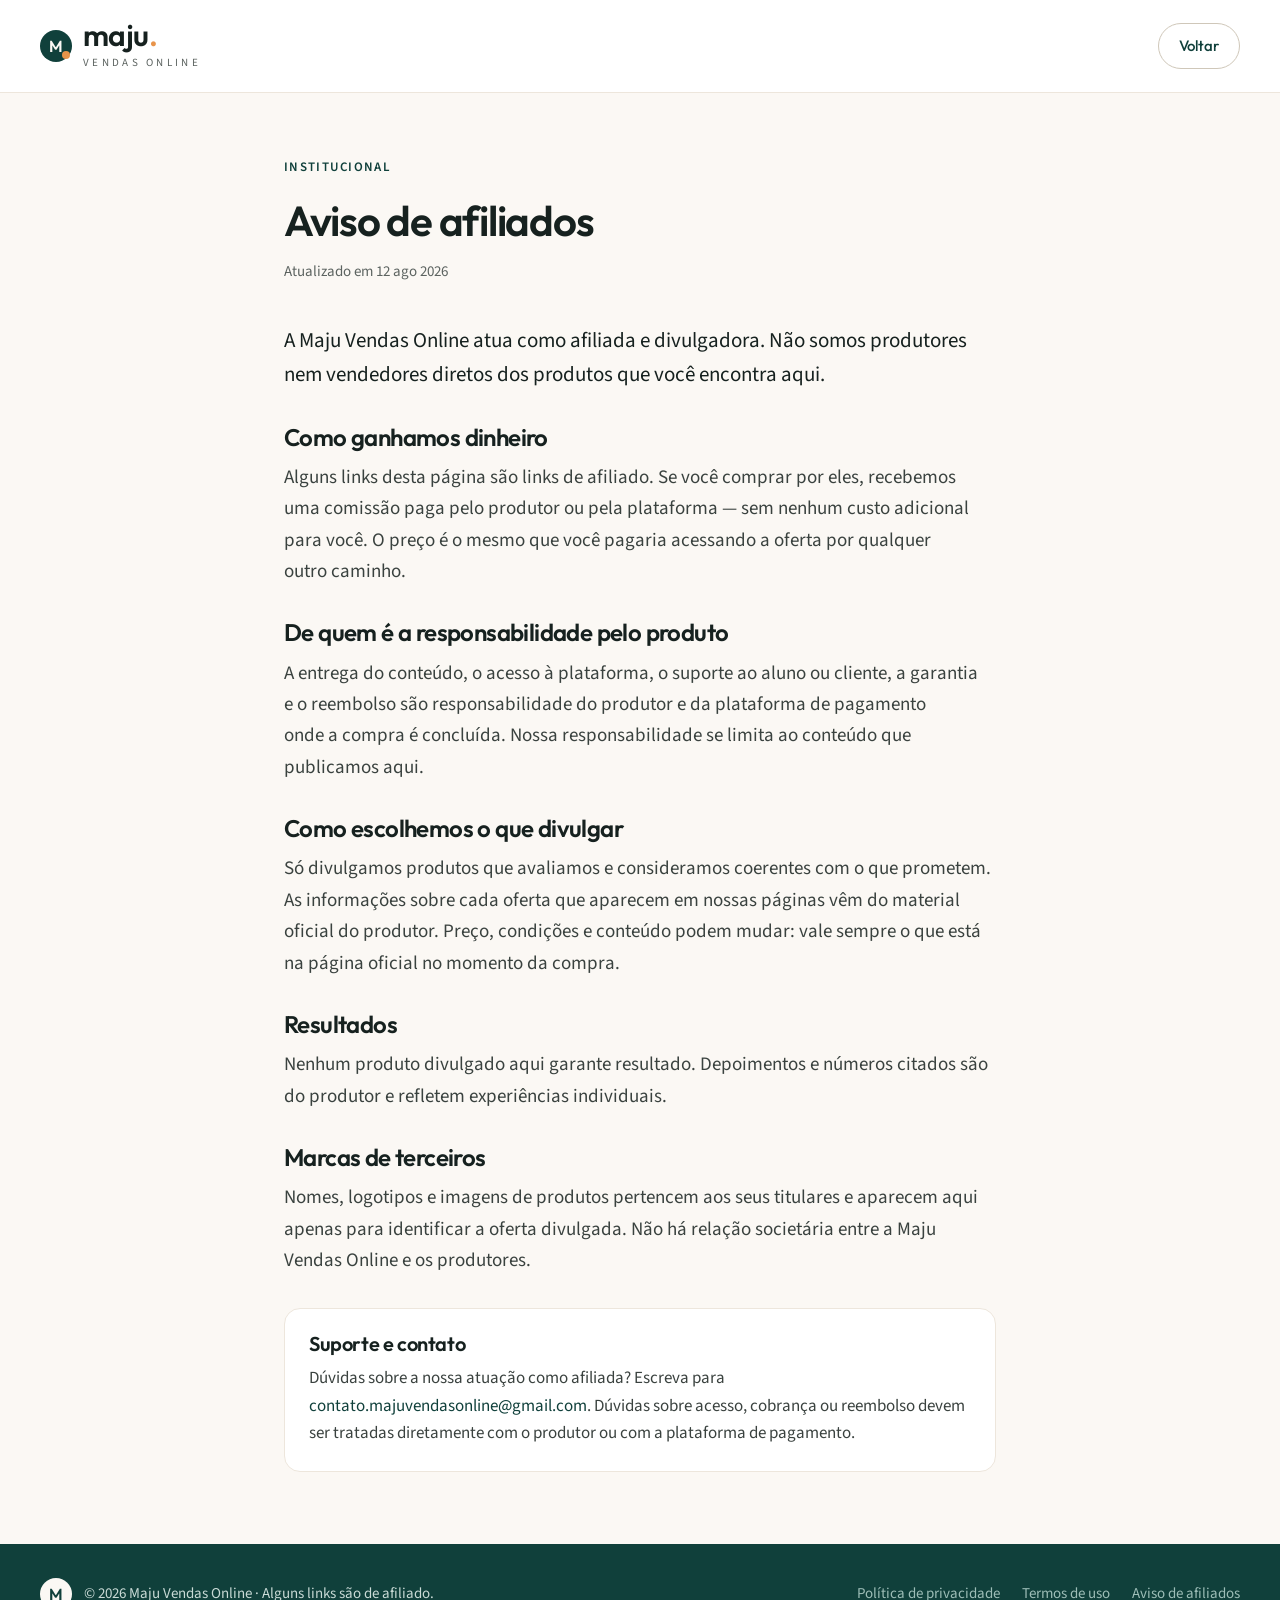
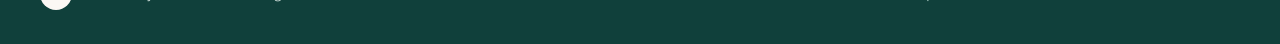
<file: aviso-de-afiliados.html>
<!DOCTYPE html>
<html lang="pt-BR">
<head>
<meta charset="utf-8">
<meta name="viewport" content="width=device-width, initial-scale=1">
<title>Aviso de afiliados | Maju Vendas Online</title>
<link rel="stylesheet" href="css/site.css">
</head>
<body>

<div style="background: var(--bg); font-family: var(--font-body); color: var(--text-body); min-height: 100vh;">
  <header style="display: flex; align-items: center; justify-content: space-between; gap: 24px; padding: 20px 40px; background: var(--surface-card); border-bottom: 1px solid var(--border-color);">
    <a href="index.html" class="logo">
      <span class="logo-mark logo-mark--brand"><span class="logo-glyph">M</span><span class="logo-dot"></span></span>
      <span class="logo-word">
        <span class="logo-wordmark">maju<span class="dot">.</span></span>
        <span class="logo-tagline">vendas online</span>
      </span>
    </a>
    <a href="index.html" class="back-link">Voltar</a>
  </header>

  <main style="max-width: 760px; margin: 0 auto; padding: 64px 24px 72px;">
    <p style="font-family: var(--font-body); font-size: 13px; font-weight: 600; letter-spacing: 0.1em; text-transform: uppercase; color: var(--text-eyebrow); margin: 0 0 18px;">Institucional</p>
    <h1 style="font-family: var(--font-display); font-weight: 600; font-size: 42px; line-height: 1.12; letter-spacing: -0.03em; color: var(--text-heading); margin: 0 0 16px;">Aviso de afiliados</h1>
    <p style="font-size: var(--size-small); color: var(--text-muted); margin: 0 0 40px;">Atualizado em 12 ago 2026</p>

    <div style="display: flex; flex-direction: column; gap: 32px;">
      <div>
        <p style="font-size: 21px; line-height: 1.6; color: var(--text-heading); margin: 0;">A Maju Vendas Online atua como afiliada e divulgadora. Não somos produtores nem vendedores diretos dos produtos que você encontra aqui.</p>
      </div>
      <div>
        <h2 style="font-family: var(--font-display); font-weight: 600; font-size: 24px; letter-spacing: -0.025em; color: var(--text-heading); margin: 0 0 12px;">Como ganhamos dinheiro</h2>
        <p style="font-size: 19px; line-height: 1.65; margin: 0;">Alguns links desta página são links de afiliado. Se você comprar por eles, recebemos uma comissão paga pelo produtor ou pela plataforma — sem nenhum custo adicional para você. O preço é o mesmo que você pagaria acessando a oferta por qualquer outro caminho.</p>
      </div>
      <div>
        <h2 style="font-family: var(--font-display); font-weight: 600; font-size: 24px; letter-spacing: -0.025em; color: var(--text-heading); margin: 0 0 12px;">De quem é a responsabilidade pelo produto</h2>
        <p style="font-size: 19px; line-height: 1.65; margin: 0;">A entrega do conteúdo, o acesso à plataforma, o suporte ao aluno ou cliente, a garantia e o reembolso são responsabilidade do produtor e da plataforma de pagamento onde a compra é concluída. Nossa responsabilidade se limita ao conteúdo que publicamos aqui.</p>
      </div>
      <div>
        <h2 style="font-family: var(--font-display); font-weight: 600; font-size: 24px; letter-spacing: -0.025em; color: var(--text-heading); margin: 0 0 12px;">Como escolhemos o que divulgar</h2>
        <p style="font-size: 19px; line-height: 1.65; margin: 0;">Só divulgamos produtos que avaliamos e consideramos coerentes com o que prometem. As informações sobre cada oferta que aparecem em nossas páginas vêm do material oficial do produtor. Preço, condições e conteúdo podem mudar: vale sempre o que está na página oficial no momento da compra.</p>
      </div>
      <div>
        <h2 style="font-family: var(--font-display); font-weight: 600; font-size: 24px; letter-spacing: -0.025em; color: var(--text-heading); margin: 0 0 12px;">Resultados</h2>
        <p style="font-size: 19px; line-height: 1.65; margin: 0;">Nenhum produto divulgado aqui garante resultado. Depoimentos e números citados são do produtor e refletem experiências individuais.</p>
      </div>
      <div>
        <h2 style="font-family: var(--font-display); font-weight: 600; font-size: 24px; letter-spacing: -0.025em; color: var(--text-heading); margin: 0 0 12px;">Marcas de terceiros</h2>
        <p style="font-size: 19px; line-height: 1.65; margin: 0;">Nomes, logotipos e imagens de produtos pertencem aos seus titulares e aparecem aqui apenas para identificar a oferta divulgada. Não há relação societária entre a Maju Vendas Online e os produtores.</p>
      </div>
      <div style="background: var(--surface-card); border: 1px solid var(--border-color); border-radius: var(--radius-card); padding: 24px;">
        <h2 style="font-family: var(--font-display); font-weight: 600; font-size: 20px; letter-spacing: -0.02em; color: var(--text-heading); margin: 0 0 10px;">Suporte e contato</h2>
        <p style="font-size: 17px; line-height: 1.6; margin: 0;">Dúvidas sobre a nossa atuação como afiliada? Escreva para <a href="mailto:contato.majuvendasonline@gmail.com">contato.majuvendasonline@gmail.com</a>. Dúvidas sobre acesso, cobrança ou reembolso devem ser tratadas diretamente com o produtor ou com a plataforma de pagamento.</p>
      </div>
    </div>
  </main>

  <footer style="display: flex; align-items: center; justify-content: space-between; gap: 30px; padding: 34px 40px; background: var(--surface-inverse); flex-wrap: wrap;">
    <div style="display: flex; align-items: center; gap: 12px;">
      <span class="logo-mark logo-mark--negative" style="width:32px;height:32px;"><span class="logo-glyph">M</span></span>
      <span style="font-family: var(--font-body); font-size: var(--size-small); color: var(--text-on-brand-muted);">© 2026 Maju Vendas Online · Alguns links são de afiliado.</span>
    </div>
    <div style="display: flex; gap: 22px; flex-wrap: wrap; font-family: var(--font-body); font-size: var(--size-small);">
      <a href="politica-de-privacidade.html" style="color: var(--text-on-brand-subtle); text-decoration: none;">Política de privacidade</a>
      <a href="termos-de-uso.html" style="color: var(--text-on-brand-subtle); text-decoration: none;">Termos de uso</a>
      <a href="aviso-de-afiliados.html" style="color: var(--text-on-brand-subtle); text-decoration: none;">Aviso de afiliados</a>
    </div>
  </footer>
</div>

</body>
</html>
</file>
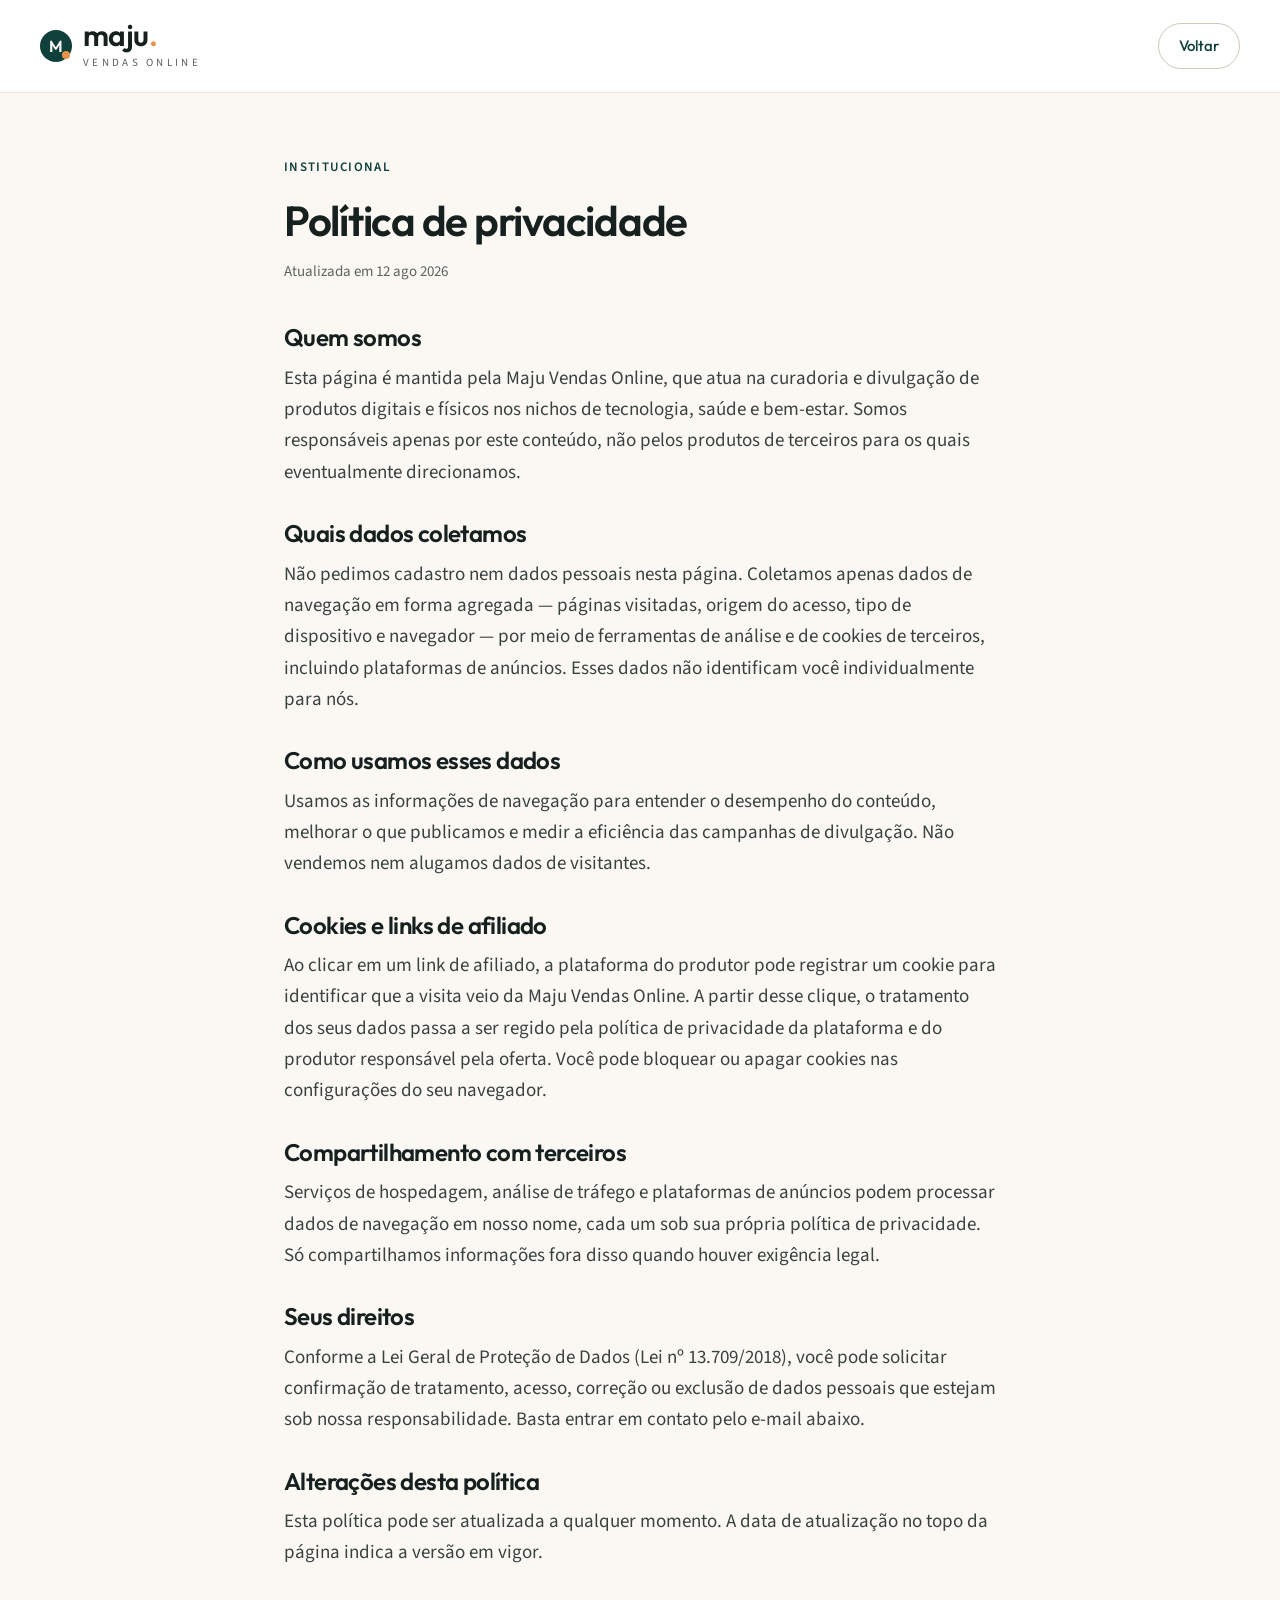
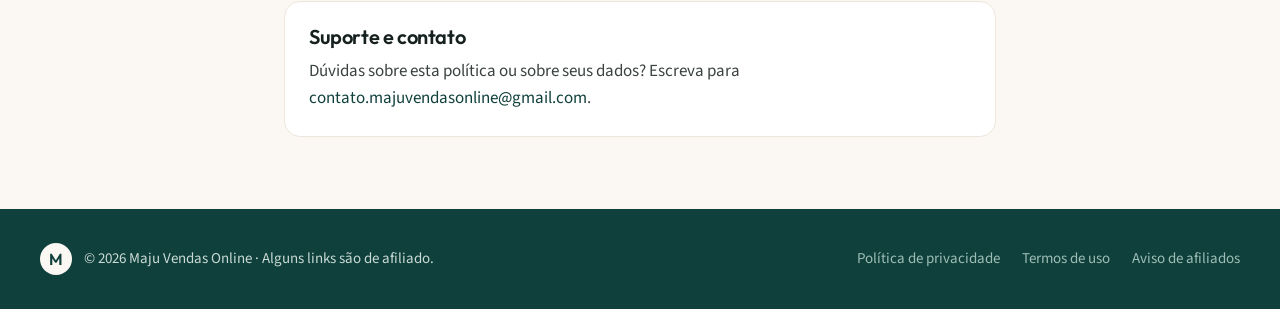
<file: politica-de-privacidade.html>
<!DOCTYPE html>
<html lang="pt-BR">
<head>
<meta charset="utf-8">
<meta name="viewport" content="width=device-width, initial-scale=1">
<title>Política de privacidade | Maju Vendas Online</title>
<link rel="stylesheet" href="css/site.css">
</head>
<body>

<div style="background: var(--bg); font-family: var(--font-body); color: var(--text-body); min-height: 100vh;">
  <header style="display: flex; align-items: center; justify-content: space-between; gap: 24px; padding: 20px 40px; background: var(--surface-card); border-bottom: 1px solid var(--border-color);">
    <a href="index.html" class="logo">
      <span class="logo-mark logo-mark--brand"><span class="logo-glyph">M</span><span class="logo-dot"></span></span>
      <span class="logo-word">
        <span class="logo-wordmark">maju<span class="dot">.</span></span>
        <span class="logo-tagline">vendas online</span>
      </span>
    </a>
    <a href="index.html" class="back-link">Voltar</a>
  </header>

  <main style="max-width: 760px; margin: 0 auto; padding: 64px 24px 72px;">
    <p style="font-family: var(--font-body); font-size: 13px; font-weight: 600; letter-spacing: 0.1em; text-transform: uppercase; color: var(--text-eyebrow); margin: 0 0 18px;">Institucional</p>
    <h1 style="font-family: var(--font-display); font-weight: 600; font-size: 42px; line-height: 1.12; letter-spacing: -0.03em; color: var(--text-heading); margin: 0 0 16px;">Política de privacidade</h1>
    <p style="font-size: var(--size-small); color: var(--text-muted); margin: 0 0 40px;">Atualizada em 12 ago 2026</p>

    <div style="display: flex; flex-direction: column; gap: 32px;">
      <div>
        <h2 style="font-family: var(--font-display); font-weight: 600; font-size: 24px; letter-spacing: -0.025em; color: var(--text-heading); margin: 0 0 12px;">Quem somos</h2>
        <p style="font-size: 19px; line-height: 1.65; margin: 0;">Esta página é mantida pela Maju Vendas Online, que atua na curadoria e divulgação de produtos digitais e físicos nos nichos de tecnologia, saúde e bem-estar. Somos responsáveis apenas por este conteúdo, não pelos produtos de terceiros para os quais eventualmente direcionamos.</p>
      </div>
      <div>
        <h2 style="font-family: var(--font-display); font-weight: 600; font-size: 24px; letter-spacing: -0.025em; color: var(--text-heading); margin: 0 0 12px;">Quais dados coletamos</h2>
        <p style="font-size: 19px; line-height: 1.65; margin: 0;">Não pedimos cadastro nem dados pessoais nesta página. Coletamos apenas dados de navegação em forma agregada — páginas visitadas, origem do acesso, tipo de dispositivo e navegador — por meio de ferramentas de análise e de cookies de terceiros, incluindo plataformas de anúncios. Esses dados não identificam você individualmente para nós.</p>
      </div>
      <div>
        <h2 style="font-family: var(--font-display); font-weight: 600; font-size: 24px; letter-spacing: -0.025em; color: var(--text-heading); margin: 0 0 12px;">Como usamos esses dados</h2>
        <p style="font-size: 19px; line-height: 1.65; margin: 0;">Usamos as informações de navegação para entender o desempenho do conteúdo, melhorar o que publicamos e medir a eficiência das campanhas de divulgação. Não vendemos nem alugamos dados de visitantes.</p>
      </div>
      <div>
        <h2 style="font-family: var(--font-display); font-weight: 600; font-size: 24px; letter-spacing: -0.025em; color: var(--text-heading); margin: 0 0 12px;">Cookies e links de afiliado</h2>
        <p style="font-size: 19px; line-height: 1.65; margin: 0;">Ao clicar em um link de afiliado, a plataforma do produtor pode registrar um cookie para identificar que a visita veio da Maju Vendas Online. A partir desse clique, o tratamento dos seus dados passa a ser regido pela política de privacidade da plataforma e do produtor responsável pela oferta. Você pode bloquear ou apagar cookies nas configurações do seu navegador.</p>
      </div>
      <div>
        <h2 style="font-family: var(--font-display); font-weight: 600; font-size: 24px; letter-spacing: -0.025em; color: var(--text-heading); margin: 0 0 12px;">Compartilhamento com terceiros</h2>
        <p style="font-size: 19px; line-height: 1.65; margin: 0;">Serviços de hospedagem, análise de tráfego e plataformas de anúncios podem processar dados de navegação em nosso nome, cada um sob sua própria política de privacidade. Só compartilhamos informações fora disso quando houver exigência legal.</p>
      </div>
      <div>
        <h2 style="font-family: var(--font-display); font-weight: 600; font-size: 24px; letter-spacing: -0.025em; color: var(--text-heading); margin: 0 0 12px;">Seus direitos</h2>
        <p style="font-size: 19px; line-height: 1.65; margin: 0;">Conforme a Lei Geral de Proteção de Dados (Lei nº 13.709/2018), você pode solicitar confirmação de tratamento, acesso, correção ou exclusão de dados pessoais que estejam sob nossa responsabilidade. Basta entrar em contato pelo e-mail abaixo.</p>
      </div>
      <div>
        <h2 style="font-family: var(--font-display); font-weight: 600; font-size: 24px; letter-spacing: -0.025em; color: var(--text-heading); margin: 0 0 12px;">Alterações desta política</h2>
        <p style="font-size: 19px; line-height: 1.65; margin: 0;">Esta política pode ser atualizada a qualquer momento. A data de atualização no topo da página indica a versão em vigor.</p>
      </div>
      <div style="background: var(--surface-card); border: 1px solid var(--border-color); border-radius: var(--radius-card); padding: 24px;">
        <h2 style="font-family: var(--font-display); font-weight: 600; font-size: 20px; letter-spacing: -0.02em; color: var(--text-heading); margin: 0 0 10px;">Suporte e contato</h2>
        <p style="font-size: 17px; line-height: 1.6; margin: 0;">Dúvidas sobre esta política ou sobre seus dados? Escreva para <a href="mailto:contato.majuvendasonline@gmail.com">contato.majuvendasonline@gmail.com</a>.</p>
      </div>
    </div>
  </main>

  <footer style="display: flex; align-items: center; justify-content: space-between; gap: 30px; padding: 34px 40px; background: var(--surface-inverse); flex-wrap: wrap;">
    <div style="display: flex; align-items: center; gap: 12px;">
      <span class="logo-mark logo-mark--negative" style="width:32px;height:32px;"><span class="logo-glyph">M</span></span>
      <span style="font-family: var(--font-body); font-size: var(--size-small); color: var(--text-on-brand-muted);">© 2026 Maju Vendas Online · Alguns links são de afiliado.</span>
    </div>
    <div style="display: flex; gap: 22px; flex-wrap: wrap; font-family: var(--font-body); font-size: var(--size-small);">
      <a href="politica-de-privacidade.html" style="color: var(--text-on-brand-subtle); text-decoration: none;">Política de privacidade</a>
      <a href="termos-de-uso.html" style="color: var(--text-on-brand-subtle); text-decoration: none;">Termos de uso</a>
      <a href="aviso-de-afiliados.html" style="color: var(--text-on-brand-subtle); text-decoration: none;">Aviso de afiliados</a>
    </div>
  </footer>
</div>

</body>
</html>
</file>
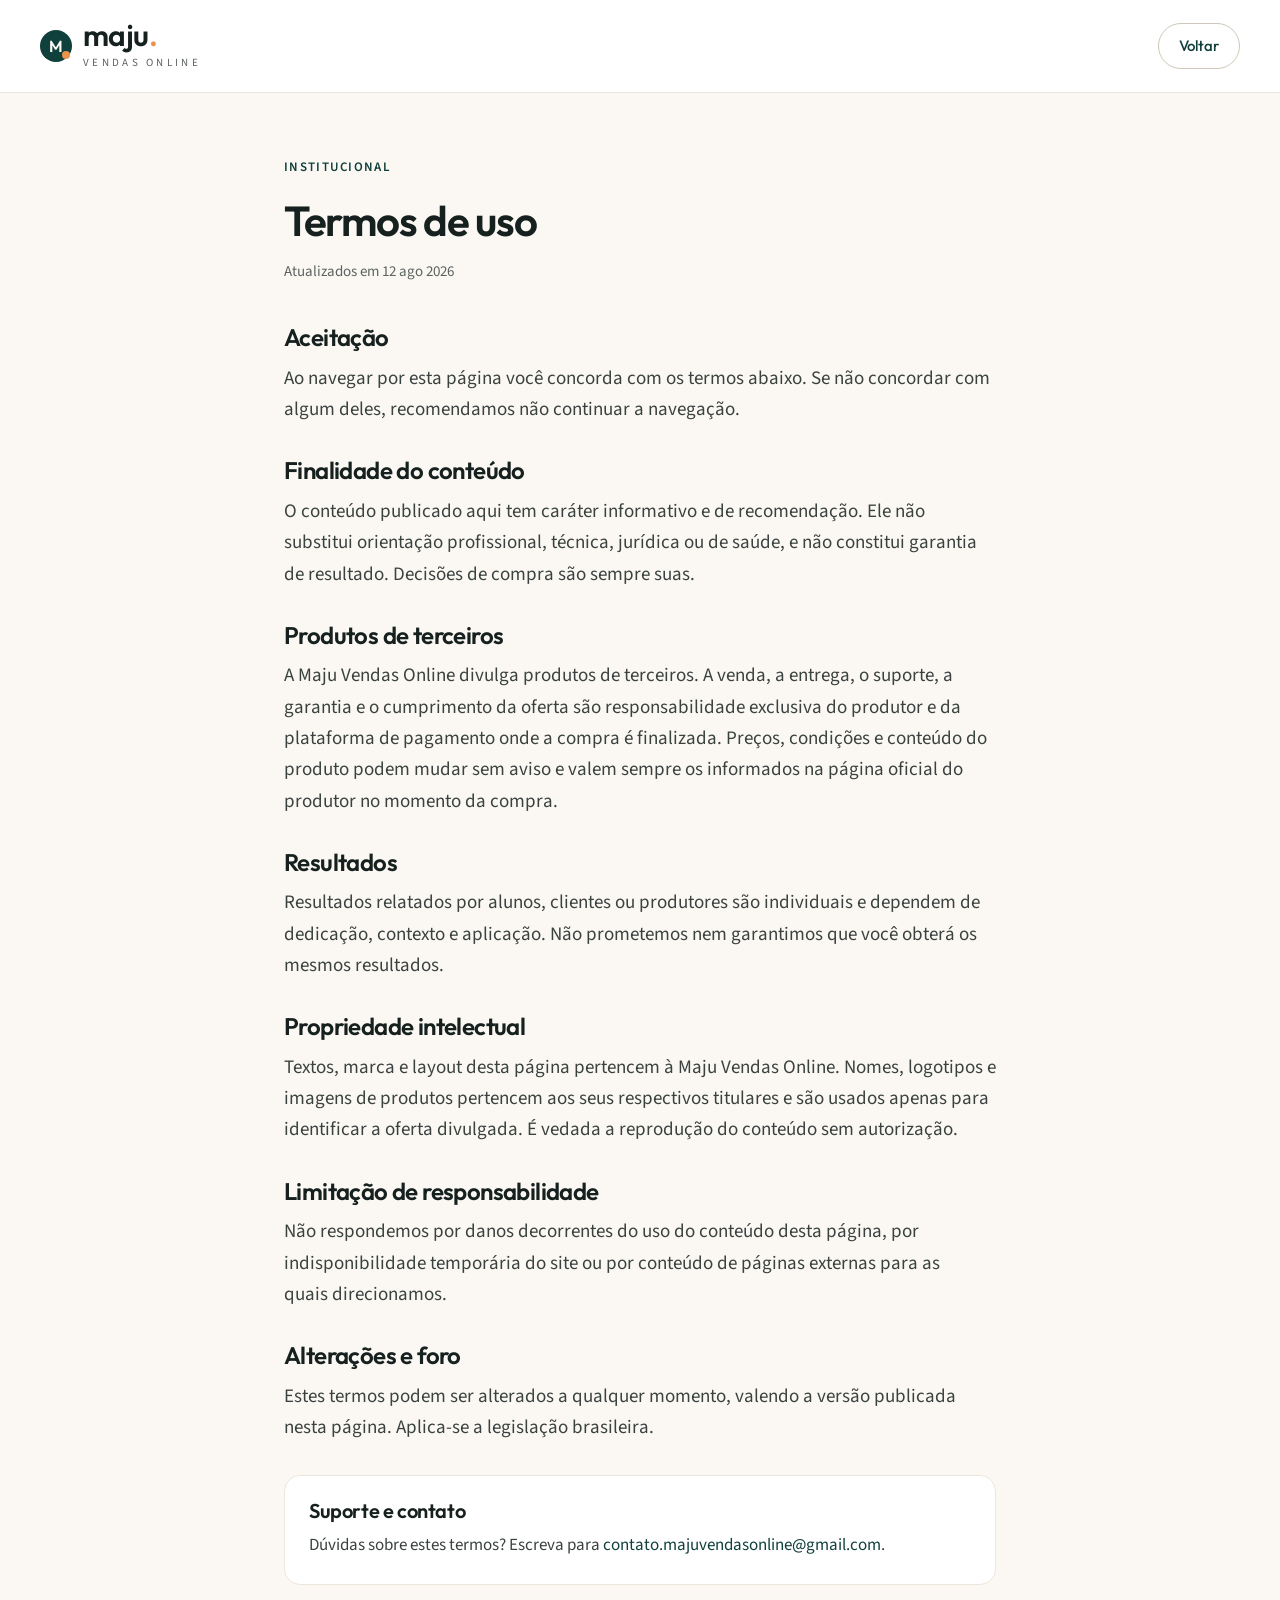
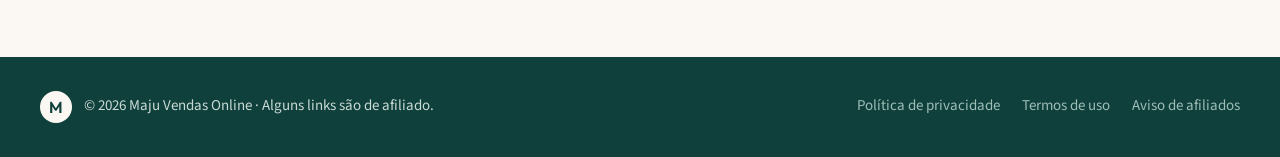
<file: termos-de-uso.html>
<!DOCTYPE html>
<html lang="pt-BR">
<head>
<meta charset="utf-8">
<meta name="viewport" content="width=device-width, initial-scale=1">
<title>Termos de uso | Maju Vendas Online</title>
<link rel="stylesheet" href="css/site.css">
</head>
<body>

<div style="background: var(--bg); font-family: var(--font-body); color: var(--text-body); min-height: 100vh;">
  <header style="display: flex; align-items: center; justify-content: space-between; gap: 24px; padding: 20px 40px; background: var(--surface-card); border-bottom: 1px solid var(--border-color);">
    <a href="index.html" class="logo">
      <span class="logo-mark logo-mark--brand"><span class="logo-glyph">M</span><span class="logo-dot"></span></span>
      <span class="logo-word">
        <span class="logo-wordmark">maju<span class="dot">.</span></span>
        <span class="logo-tagline">vendas online</span>
      </span>
    </a>
    <a href="index.html" class="back-link">Voltar</a>
  </header>

  <main style="max-width: 760px; margin: 0 auto; padding: 64px 24px 72px;">
    <p style="font-family: var(--font-body); font-size: 13px; font-weight: 600; letter-spacing: 0.1em; text-transform: uppercase; color: var(--text-eyebrow); margin: 0 0 18px;">Institucional</p>
    <h1 style="font-family: var(--font-display); font-weight: 600; font-size: 42px; line-height: 1.12; letter-spacing: -0.03em; color: var(--text-heading); margin: 0 0 16px;">Termos de uso</h1>
    <p style="font-size: var(--size-small); color: var(--text-muted); margin: 0 0 40px;">Atualizados em 12 ago 2026</p>

    <div style="display: flex; flex-direction: column; gap: 32px;">
      <div>
        <h2 style="font-family: var(--font-display); font-weight: 600; font-size: 24px; letter-spacing: -0.025em; color: var(--text-heading); margin: 0 0 12px;">Aceitação</h2>
        <p style="font-size: 19px; line-height: 1.65; margin: 0;">Ao navegar por esta página você concorda com os termos abaixo. Se não concordar com algum deles, recomendamos não continuar a navegação.</p>
      </div>
      <div>
        <h2 style="font-family: var(--font-display); font-weight: 600; font-size: 24px; letter-spacing: -0.025em; color: var(--text-heading); margin: 0 0 12px;">Finalidade do conteúdo</h2>
        <p style="font-size: 19px; line-height: 1.65; margin: 0;">O conteúdo publicado aqui tem caráter informativo e de recomendação. Ele não substitui orientação profissional, técnica, jurídica ou de saúde, e não constitui garantia de resultado. Decisões de compra são sempre suas.</p>
      </div>
      <div>
        <h2 style="font-family: var(--font-display); font-weight: 600; font-size: 24px; letter-spacing: -0.025em; color: var(--text-heading); margin: 0 0 12px;">Produtos de terceiros</h2>
        <p style="font-size: 19px; line-height: 1.65; margin: 0;">A Maju Vendas Online divulga produtos de terceiros. A venda, a entrega, o suporte, a garantia e o cumprimento da oferta são responsabilidade exclusiva do produtor e da plataforma de pagamento onde a compra é finalizada. Preços, condições e conteúdo do produto podem mudar sem aviso e valem sempre os informados na página oficial do produtor no momento da compra.</p>
      </div>
      <div>
        <h2 style="font-family: var(--font-display); font-weight: 600; font-size: 24px; letter-spacing: -0.025em; color: var(--text-heading); margin: 0 0 12px;">Resultados</h2>
        <p style="font-size: 19px; line-height: 1.65; margin: 0;">Resultados relatados por alunos, clientes ou produtores são individuais e dependem de dedicação, contexto e aplicação. Não prometemos nem garantimos que você obterá os mesmos resultados.</p>
      </div>
      <div>
        <h2 style="font-family: var(--font-display); font-weight: 600; font-size: 24px; letter-spacing: -0.025em; color: var(--text-heading); margin: 0 0 12px;">Propriedade intelectual</h2>
        <p style="font-size: 19px; line-height: 1.65; margin: 0;">Textos, marca e layout desta página pertencem à Maju Vendas Online. Nomes, logotipos e imagens de produtos pertencem aos seus respectivos titulares e são usados apenas para identificar a oferta divulgada. É vedada a reprodução do conteúdo sem autorização.</p>
      </div>
      <div>
        <h2 style="font-family: var(--font-display); font-weight: 600; font-size: 24px; letter-spacing: -0.025em; color: var(--text-heading); margin: 0 0 12px;">Limitação de responsabilidade</h2>
        <p style="font-size: 19px; line-height: 1.65; margin: 0;">Não respondemos por danos decorrentes do uso do conteúdo desta página, por indisponibilidade temporária do site ou por conteúdo de páginas externas para as quais direcionamos.</p>
      </div>
      <div>
        <h2 style="font-family: var(--font-display); font-weight: 600; font-size: 24px; letter-spacing: -0.025em; color: var(--text-heading); margin: 0 0 12px;">Alterações e foro</h2>
        <p style="font-size: 19px; line-height: 1.65; margin: 0;">Estes termos podem ser alterados a qualquer momento, valendo a versão publicada nesta página. Aplica-se a legislação brasileira.</p>
      </div>
      <div style="background: var(--surface-card); border: 1px solid var(--border-color); border-radius: var(--radius-card); padding: 24px;">
        <h2 style="font-family: var(--font-display); font-weight: 600; font-size: 20px; letter-spacing: -0.02em; color: var(--text-heading); margin: 0 0 10px;">Suporte e contato</h2>
        <p style="font-size: 17px; line-height: 1.6; margin: 0;">Dúvidas sobre estes termos? Escreva para <a href="mailto:contato.majuvendasonline@gmail.com">contato.majuvendasonline@gmail.com</a>.</p>
      </div>
    </div>
  </main>

  <footer style="display: flex; align-items: center; justify-content: space-between; gap: 30px; padding: 34px 40px; background: var(--surface-inverse); flex-wrap: wrap;">
    <div style="display: flex; align-items: center; gap: 12px;">
      <span class="logo-mark logo-mark--negative" style="width:32px;height:32px;"><span class="logo-glyph">M</span></span>
      <span style="font-family: var(--font-body); font-size: var(--size-small); color: var(--text-on-brand-muted);">© 2026 Maju Vendas Online · Alguns links são de afiliado.</span>
    </div>
    <div style="display: flex; gap: 22px; flex-wrap: wrap; font-family: var(--font-body); font-size: var(--size-small);">
      <a href="politica-de-privacidade.html" style="color: var(--text-on-brand-subtle); text-decoration: none;">Política de privacidade</a>
      <a href="termos-de-uso.html" style="color: var(--text-on-brand-subtle); text-decoration: none;">Termos de uso</a>
      <a href="aviso-de-afiliados.html" style="color: var(--text-on-brand-subtle); text-decoration: none;">Aviso de afiliados</a>
    </div>
  </footer>
</div>

</body>
</html>
</file>
<file: css/site.css>
@import url("tokens/fonts.css");
@import url("tokens/colors.css");
@import url("tokens/typography.css");
@import url("tokens/spacing.css");
@import url("tokens/effects.css");
@import url("tokens/semantic.css");
@import url("tokens/base.css");

/* ---- Logo (components/brand/Logo.jsx, size 32, lockup/mark) ---- */
.logo { display: inline-flex; align-items: center; gap: 11px; text-decoration: none; }
.logo-mark { position: relative; width: 32px; height: 32px; border-radius: var(--radius-pill); display: inline-flex; align-items: center; justify-content: center; flex: none; }
.logo-mark--brand { background: var(--brand); }
.logo-mark--negative { background: var(--sand-50); }
.logo-glyph { font-family: var(--font-display); font-weight: var(--weight-semibold); font-size: 16px; line-height: 1; }
.logo-mark--brand .logo-glyph { color: var(--sand-50); }
.logo-mark--negative .logo-glyph { color: var(--brand); }
.logo-dot { position: absolute; right: 2px; bottom: 3px; width: 8px; height: 8px; border-radius: var(--radius-pill); background: var(--action); }
.logo-word { display: flex; flex-direction: column; gap: 4px; }
.logo-wordmark { font-family: var(--font-display); font-size: 30px; font-weight: var(--weight-semibold); letter-spacing: -0.02em; color: var(--ink-900); line-height: 1; }
.logo-wordmark .dot { color: var(--action); }
.logo-tagline { font-family: var(--font-body); font-size: 11px; letter-spacing: var(--tracking-wordmark); text-transform: uppercase; color: var(--ink-500); }

/* ---- Button (components/core/Button.jsx) ---- */
.btn { display: inline-flex; align-items: center; justify-content: center; gap: var(--space-1); font-family: var(--font-display); border-radius: var(--radius-pill); white-space: nowrap; text-decoration: none; cursor: pointer; transition: var(--transition); border: 1px solid transparent; }
.btn-lg { padding: 16px 30px; font-size: 1.125rem; }
.btn-action { background: var(--action); color: var(--text-on-action); font-weight: var(--weight-semibold); }
.btn-action:hover { background: var(--action-hover); transform: var(--lift-hover); text-decoration: none; }
.btn-action:active { background: var(--action-active); transform: var(--lift-active); }

/* ---- AffiliateDisclosure (components/feedback/AffiliateDisclosure.jsx) ---- */
.affiliate-disclosure { padding: 18px 20px; border-radius: var(--radius-input); background: var(--warning-bg); color: var(--warning); font-family: var(--font-body); font-size: var(--size-small); line-height: var(--leading-small); }

/* ---- Utility ---- */
.back-link { font-family: var(--font-display); font-weight: 500; font-size: var(--size-small); color: var(--brand); text-decoration: none; border: 1px solid var(--outline-border); border-radius: var(--radius-pill); padding: 10px 20px; transition: var(--transition); }
.back-link:hover { border-color: var(--brand); background: var(--brand-50); text-decoration: none; }

body { margin: 0; background: var(--bg); }
a { color: var(--text-link); }
a:hover { color: var(--text-link-hover); }

@media (max-width: 720px) {
  h1 { font-size: 34px !important; }
  h2 { font-size: 28px !important; }
  .grid-2, .grid-3, .instructor-grid { grid-template-columns: 1fr !important; }
}
</file>
